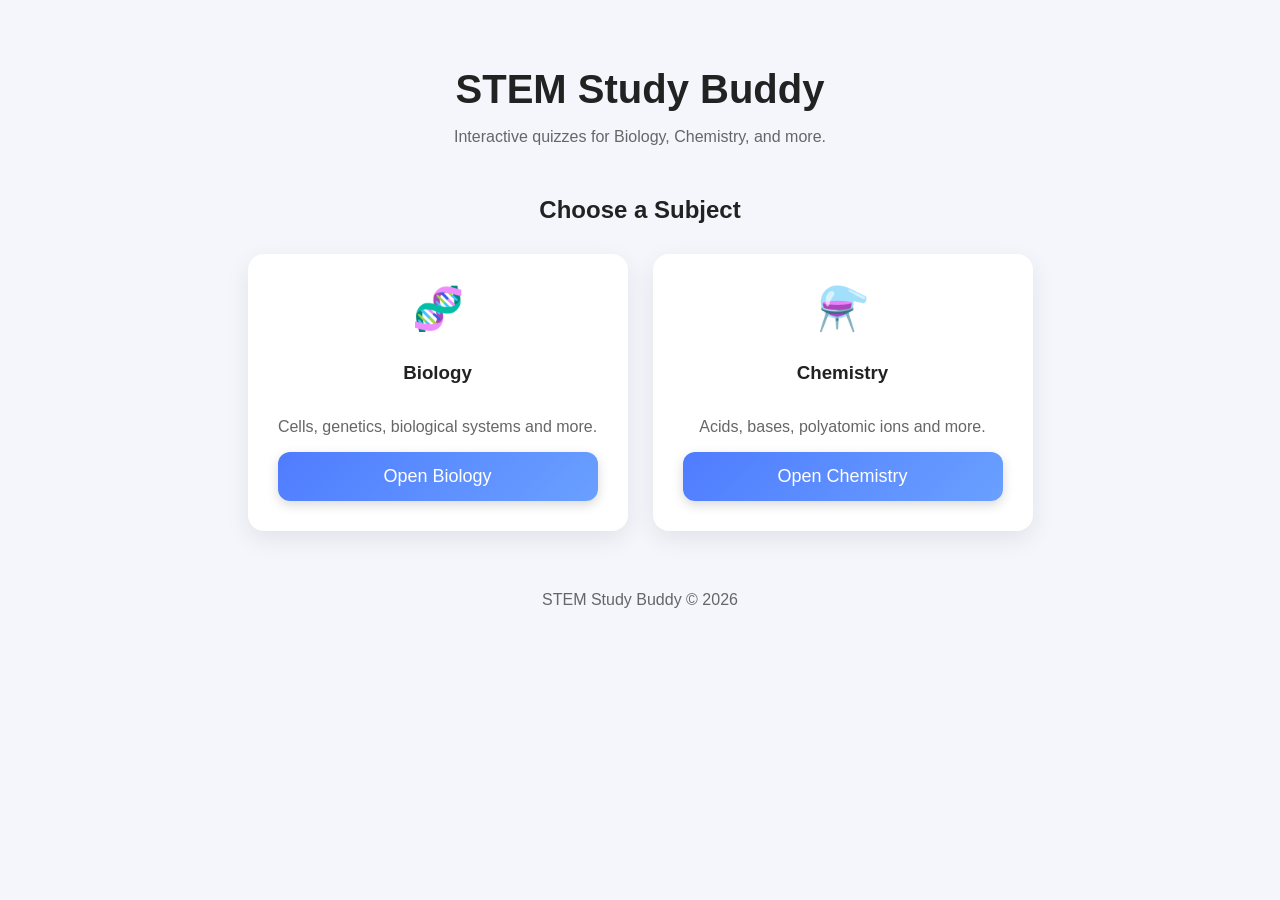
<file: index.html>
<!DOCTYPE html>

<html lang="en">
  <head>
    <meta charset="UTF-8" />

    <meta name="viewport" content="width=device-width, initial-scale=1.0" />

    <title>STEM Study Buddy</title>
    <link rel="icon" href="images/favicons/test_tube.svg" />
    <link rel="stylesheet" href="css/styles.css" />
  </head>

  <body>
    <div class="container">
      <header class="hero">
        <h1>STEM Study Buddy</h1>

        <p>Interactive quizzes for Biology, Chemistry, and more.</p>
      </header>

      <h2>Choose a Subject</h2>

      <div class="subject-grid">
        <!-- BIOLOGY -->

        <div class="subject-card">
          <div class="subject-icon">🧬</div>

          <h3>Biology</h3>

          <p>Cells, genetics, biological systems and more.</p>

          <a href="biology.html">
            <button class="btn btn-full">Open Biology</button>
          </a>
        </div>

        <!-- CHEMISTRY -->

        <div class="subject-card">
          <div class="subject-icon">⚗️</div>

          <h3>Chemistry</h3>

          <p>Acids, bases, polyatomic ions and more.</p>

          <a href="chemistry.html">
            <button class="btn btn-full">Open Chemistry</button>
          </a>
        </div>
      </div>

      <footer>
        <p>STEM Study Buddy © 2026</p>
      </footer>
    </div>
  </body>
</html>
</file>
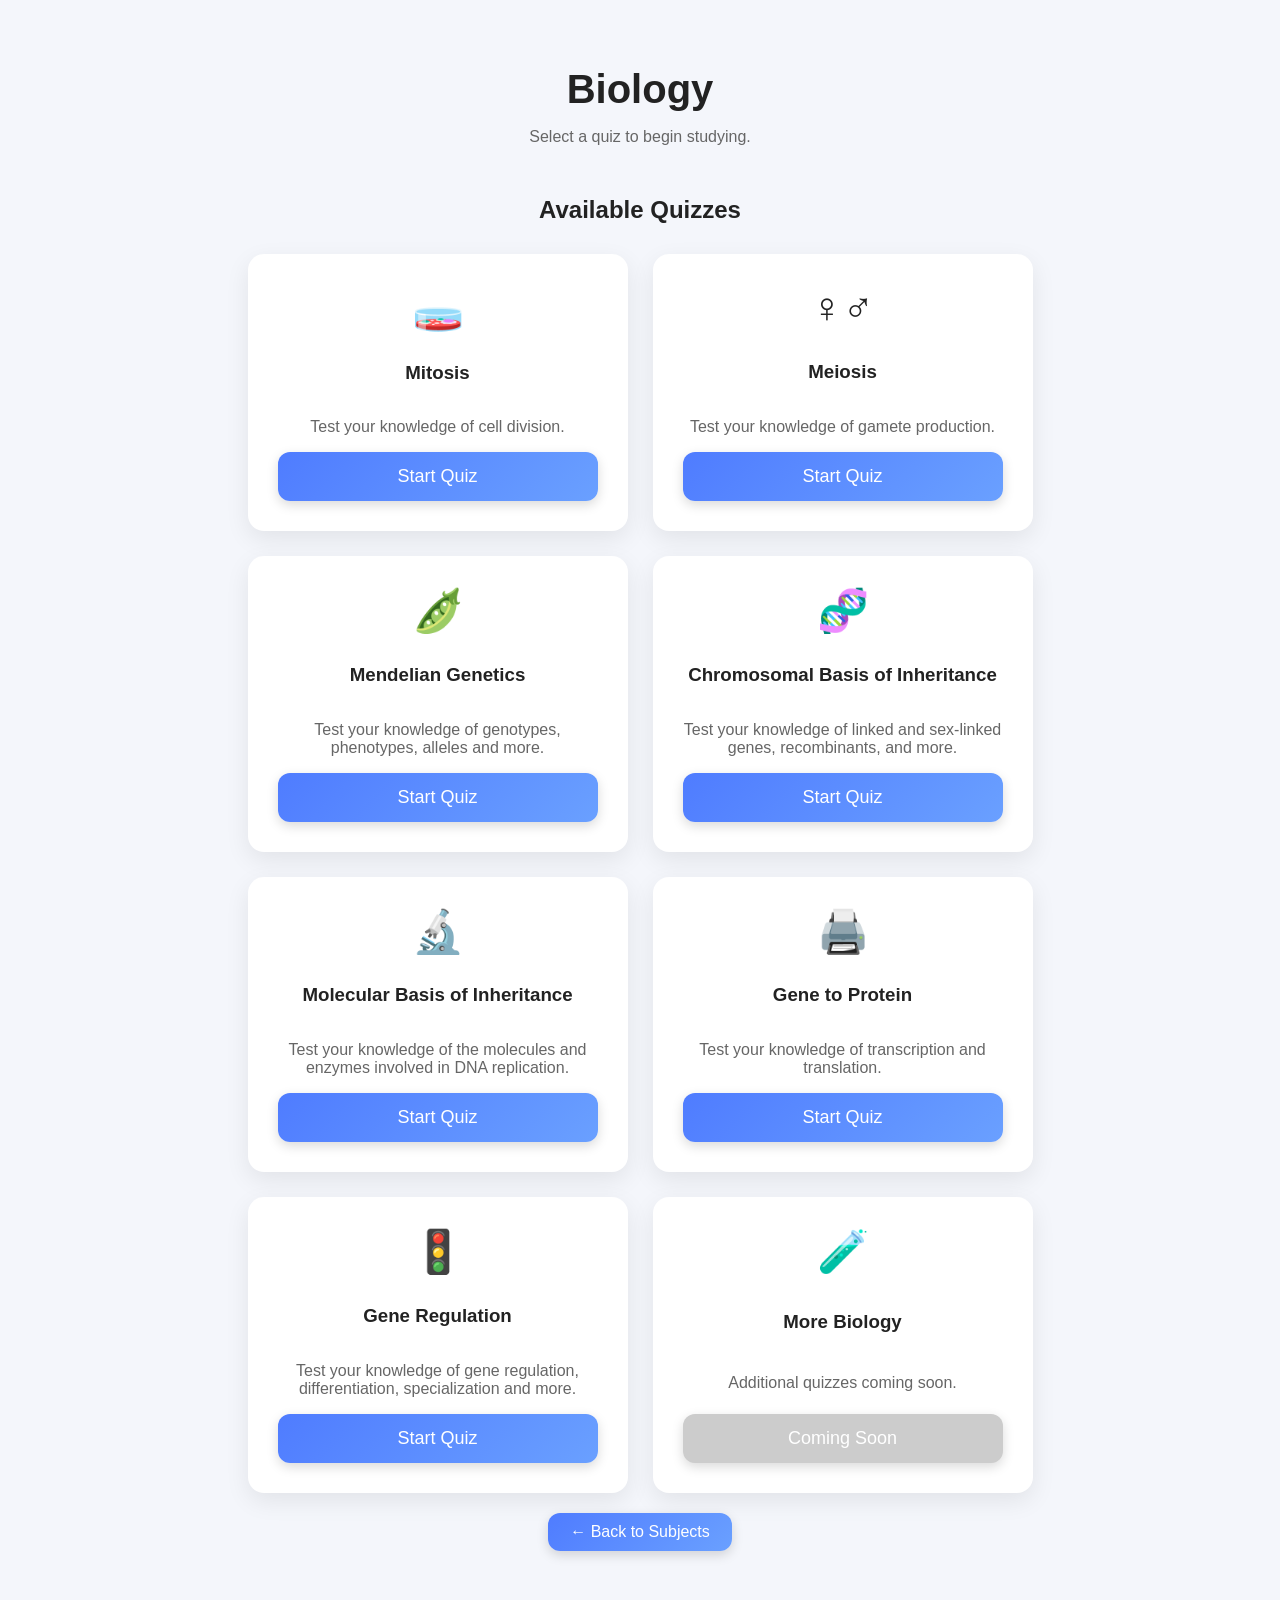
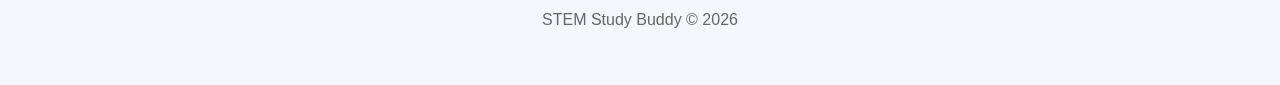
<file: biology.html>
<!DOCTYPE html>

<html lang="en">
  <head>
    <!-- Google tag (gtag.js) -->
    <script
      async
      src="https://www.googletagmanager.com/gtag/js?id=G-T3NE3G0PNN"
    ></script>
    <script>
      window.dataLayer = window.dataLayer || [];
      function gtag() {
        dataLayer.push(arguments);
      }
      gtag("js", new Date());
      gtag("config", "G-T3NE3G0PNN");
    </script>
    <meta charset="UTF-8" />

    <meta name="viewport" content="width=device-width, initial-scale=1.0" />

    <title>Biology | STEM Study Buddy</title>
    <link rel="icon" href="images/favicons/dna.svg" />
    <link rel="stylesheet" href="css/styles.css" />
  </head>

  <body>
    <div class="container">
      <header class="hero">
        <h1>Biology</h1>

        <p>Select a quiz to begin studying.</p>
      </header>

      <h2>Available Quizzes</h2>

      <div class="subject-grid">
        <!-- MITOSIS -->

        <div class="subject-card">
          <div class="subject-icon">🧫</div>

          <h3>Mitosis</h3>

          <p>Test your knowledge of cell division.</p>

          <a href="quiz.html?quiz=biology/mitosis">
            <button class="btn btn-full">Start Quiz</button>
          </a>
        </div>

        <div class="subject-card">
          <div class="subject-icon">♀️♂️</div>

          <h3>Meiosis</h3>

          <p>Test your knowledge of gamete production.</p>

          <a href="quiz.html?quiz=biology/meiosis">
            <button class="btn btn-full">Start Quiz</button>
          </a>
        </div>

        <div class="subject-card">
          <div class="subject-icon">🫛</div>

          <h3>Mendelian Genetics</h3>

          <p>Test your knowledge of genotypes, phenotypes, alleles and more.</p>

          <a href="quiz.html?quiz=biology/genetics">
            <button class="btn btn-full">Start Quiz</button>
          </a>
        </div>

        <div class="subject-card">
          <div class="subject-icon">🧬</div>

          <h3>Chromosomal Basis of Inheritance</h3>

          <p>
            Test your knowledge of linked and sex-linked genes, recombinants,
            and more.
          </p>
          <a href="quiz.html?quiz=biology/chromosomal_basis_of_inheritance">
            <button class="btn btn-full">Start Quiz</button>
          </a>
        </div>

        <div class="subject-card">
          <div class="subject-icon">🔬</div>

          <h3>Molecular Basis of Inheritance</h3>

          <p>
            Test your knowledge of the molecules and enzymes involved in DNA
            replication.
          </p>

          <a href="quiz.html?quiz=biology/molecular_basis_of_inheritance">
            <button class="btn btn-full">Start Quiz</button>
          </a>
        </div>

        <div class="subject-card">
          <div class="subject-icon">🖨️</div>

          <h3>Gene to Protein</h3>

          <p>Test your knowledge of transcription and translation.</p>

          <a href="quiz.html?quiz=biology/gene_expression">
            <button class="btn btn-full">Start Quiz</button>
          </a>
        </div>

        <div class="subject-card">
          <div class="subject-icon">🚦</div>

          <h3>Gene Regulation</h3>

          <p>
            Test your knowledge of gene regulation, differentiation,
            specialization and more.
          </p>

          <a href="quiz.html?quiz=biology/regulation_of_gene_expression">
            <button class="btn btn-full">Start Quiz</button>
          </a>
        </div>
        <!-- FUTURE QUIZ -->

        <div class="subject-card">
          <div class="subject-icon">🧪</div>

          <h3>More Biology</h3>

          <p>Additional quizzes coming soon.</p>

          <button class="btn btn-full btn-disabled">Coming Soon</button>
        </div>
      </div>

      <button class="btn btn-small" onclick="location.href = 'index.html'">
        ← Back to Subjects
      </button>

      <footer>
        <p>STEM Study Buddy © 2026</p>
      </footer>
    </div>
  </body>
</html>
</file>
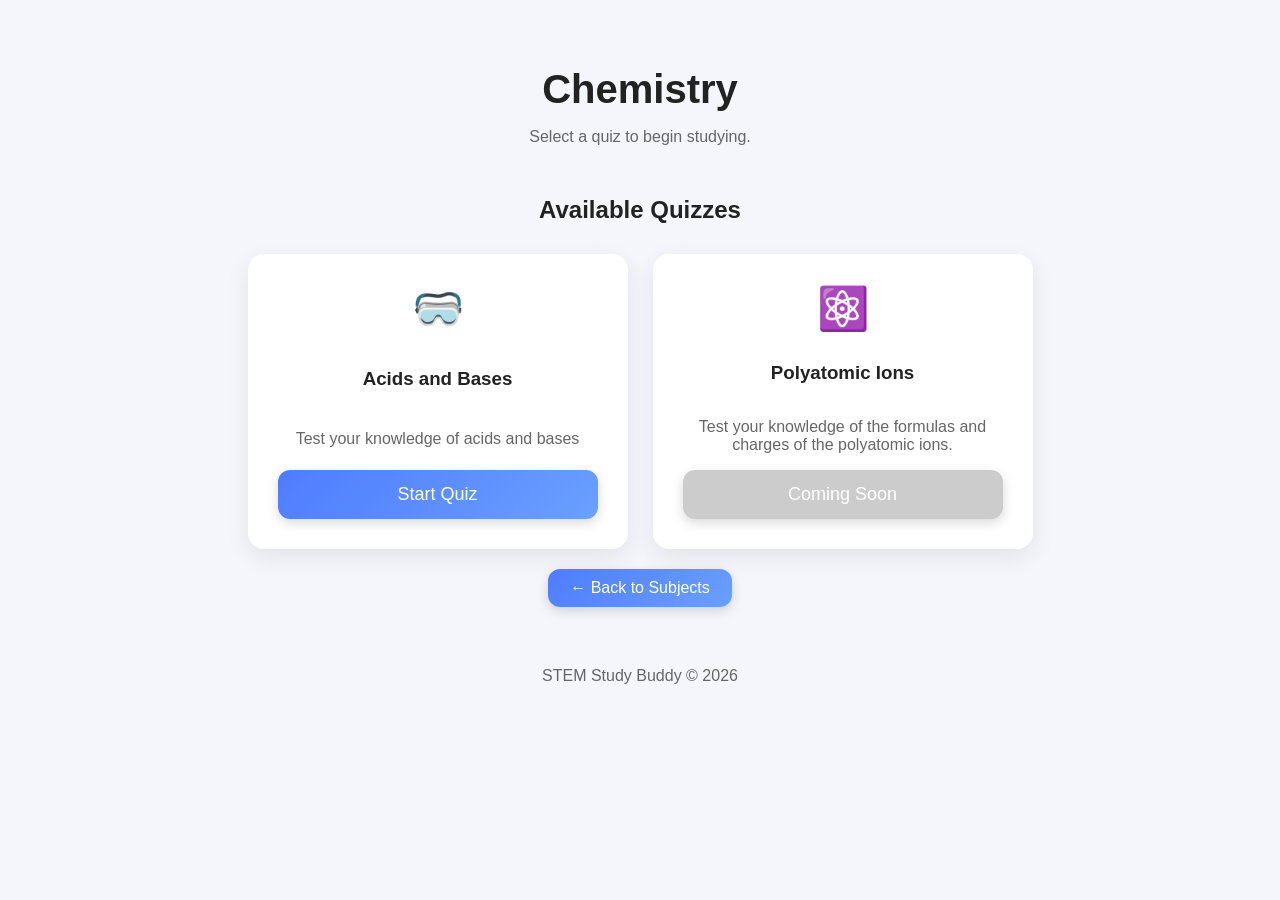
<file: chemistry.html>
<!DOCTYPE html>

<html lang="en">
  <head>
    <meta charset="UTF-8" />

    <meta name="viewport" content="width=device-width, initial-scale=1.0" />

    <title>Chemistry | STEM Study Buddy</title>
    <link rel="icon" href="images/favicons/chemistry.svg" />
    <link rel="stylesheet" href="css/styles.css" />
  </head>

  <body>
    <div class="container">
      <header class="hero">
        <h1>Chemistry</h1>

        <p>Select a quiz to begin studying.</p>
      </header>

      <h2>Available Quizzes</h2>

      <div class="subject-grid">
        <!-- MITOSIS -->

        <div class="subject-card">
          <div class="subject-icon">🥽</div>

          <h3>Acids and Bases</h3>

          <p>Test your knowledge of acids and bases</p>

          <a href="quiz.html?quiz=chemistry/acids_and_bases">
            <button class="btn btn-full">Start Quiz</button>
          </a>
        </div>

        <div class="subject-card">
          <div class="subject-icon">⚛️</div>

          <h3>Polyatomic Ions</h3>

          <p>
            Test your knowledge of the formulas and charges of the polyatomic
            ions.
          </p>

          <a href="quiz.html?quiz=biology/polyatomic_ions">
            <button class="btn btn-full btn-disabled">Coming Soon</button>
          </a>
        </div>
      </div>

      <button class="btn btn-small" onclick="location.href = 'index.html'">
        ← Back to Subjects
      </button>

      <footer>
        <p>STEM Study Buddy © 2026</p>
      </footer>
    </div>
  </body>
</html>
</file>
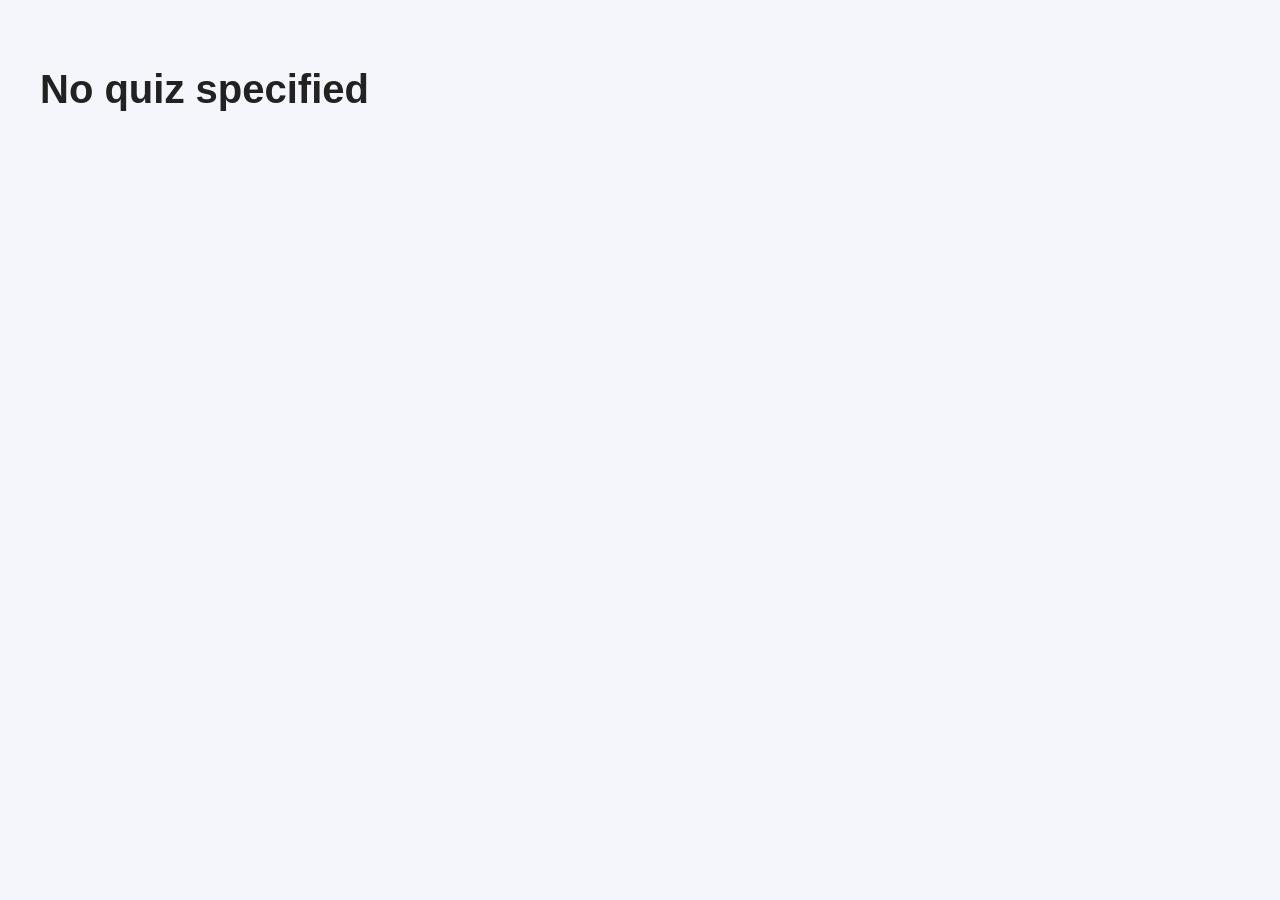
<file: quiz.html>
<!DOCTYPE html>

<html lang="en">
  <head>
    <meta charset="UTF-8" />

    <meta name="viewport" content="width=device-width, initial-scale=1.0" />

    <title id="tabTitle">Quiz</title>

    <link id="favicon" rel="icon" type="image/svg+xml" />

    <link rel="stylesheet" href="css/styles.css" />
  </head>

  <body>
    <div class="container">
      <div id="loading-screen">
        <div class="science-loader">
          <div class="loader-ring"></div>

          <div class="science-emoji">🧪</div>
        </div>

        <p class="loading-text">Preparing quiz...</p>
      </div>
      <h1 id="quizHeader">Quiz</h1>

      <!-- progress -->

      <div class="progress-container">
        <div id="progress-bar"></div>
      </div>

      <div class="instruction-container">
        <div id="instruction-text"></div>
      </div>

      <!-- QUESTION AREA -->

      <div class="question-area">
        <!-- PROMPT -->

        <div id="prompt-container">
          <div id="prompt"></div>
        </div>

        <!-- INTERACTION (drag tile lives here) -->

        <div id="interaction-area">
          <div id="draggable" class="answer" draggable="false"></div>
        </div>
      </div>

      <!-- ANSWERS AREA -->

      <div id="categories" class="categories"></div>

      <!-- FEEDBACK -->

      <div id="feedback"></div>

      <div class="score">
        Score:
        <span id="score">0</span>
        /
        <span id="total">0</span>
      </div>

      <button id="continue-btn" class="btn btn-small" style="display: none">
        Continue
      </button>

      <button id="skip-btn" class="btn btn-small" style="display: none">
        Skip
      </button>

      <!-- FINAL SCREEN -->

      <div id="final-screen" style="display: none">
        <h2>Quiz Complete!</h2>

        <p id="final-score"></p>

        <button id="retry-btn" class="btn">Retry</button>
      </div>

      <footer>
        <a id="mainBack">
          <button class="btn btn-small">Back</button>
        </a>
        <p>STEM Study Buddy</p>
      </footer>
    </div>

    <script src="js/quiz.js" defer></script>
  </body>
</html>
</file>
<file: css/styles.css>
/* =========================
ROOT THEME VARIABLES
Change colors here only
========================= */

:root {
  --primary: #4f7cff;
  --primary-light: #6aa0ff;

  --inactive: #ccccc8;
  --inactive-light: #f5f5f0;

  --bg: #f4f6fb;
  --card-bg: white;

  --text: #222;
  --text-light: #666;

  --border: #cfd7e6;

  --correct: #28c76f;
  --incorrect: #ff4d4f;

  --radius-lg: 16px;
  --radius-md: 12px;
  --radius-sm: 8px;

  --shadow-card: 0 8px 25px rgba(0, 0, 0, 0.08);
  --shadow-hover: 0 15px 35px rgba(0, 0, 0, 0.12);
  --shadow-btn: 0 4px 12px rgba(0, 0, 0, 0.15);

  --transition: 0.25s;
}

/* =========================
BASE LAYOUT
========================= */

body {
  font-family: -apple-system, BlinkMacSystemFont, "Segoe UI", Roboto, sans-serif;

  background: var(--bg);

  margin: 0;

  padding: 40px;

  color: var(--text);
}

.container {
  max-width: 1300px;

  margin: auto;

  padding: 0 20px;

  text-align: center;
}

/* =========================
TYPOGRAPHY
========================= */

h1 {
  font-size: 40px;

  margin-bottom: 10px;
}

h2 {
  margin-top: 40px;
}

p {
  color: var(--text-light);
}

/* =========================
HERO
========================= */

.hero {
  margin-bottom: 50px;
}

/* =========================
SUBJECT GRID
========================= */

.subject-grid {
  display: flex;

  flex-wrap: wrap;

  justify-content: center;

  gap: 25px;

  margin-top: 30px;

  flex-grow: 1;
}

.subject-card {
  background: var(--card-bg);

  padding: 30px;

  border-radius: var(--radius-lg);

  width: 100%;

  max-width: 320px;

  box-shadow: var(--shadow-card);

  transition: var(--transition);

  display: flex;

  flex-direction: column;

  justify-content: space-between;
}

.subject-card:hover {
  transform: translateY(-6px);

  box-shadow: var(--shadow-hover);
}

.subject-icon {
  font-size: 42px;

  margin-bottom: 10px;
}

/* =========================
BUTTON SYSTEM
========================= */

.btn {
  background: linear-gradient(135deg, var(--primary), var(--primary-light));

  color: white;

  border: none;

  padding: 14px 26px;

  font-size: 18px;

  border-radius: var(--radius-md);

  cursor: pointer;

  box-shadow: var(--shadow-btn);

  transition: 0.2s;
}

.btn:hover {
  transform: scale(1.05);
}

.btn:active {
  transform: scale(0.95);
}

.btn-full {
  width: 100%;
}

.btn-small {
  width: auto;

  font-size: 16px;

  padding: 10px 22px;

  margin-top: 20px;
}

.btn-small:disabled {
  background: linear-gradient(135deg, var(--inactive), var(--inactive-light));
  color: rgb(255, 255, 255);
  cursor: not-allowed;
  transform: none;
}

.btn-disabled {
  background: #ccc;

  cursor: not-allowed;

  transform: none;
}

/* =========================
QUIZ AREA
========================= */

.question-area {
  margin: 40px 0;

  display: flex;

  justify-content: center;
}

/* NEW PROMPT CONTAINER */

#prompt-container {
  display: flex;

  justify-content: center;

  margin-bottom: 20px;

  align-items: center;

  justify-content: center;

  background: linear-gradient(135deg, var(--primary), var(--primary-light));

  color: white;

  padding: 24px;

  border-radius: var(--radius-lg);

  cursor: grab;

  min-height: 100px;

  max-width: 600px;

  width: 100%;

  margin: 0;

  box-shadow: var(--shadow-btn);

  transition: 0.2s;

  gap: 10px;
}

#prompt {
  display: flex;

  flex-direction: column;

  align-items: center;

  justify-content: center;

  gap: 12px;

  width: 100%;

  font-size: 20px;

  font-weight: 500;

  text-align: center;

  max-width: 600px;
}

.instruction-container {
  display: flex;

  justify-content: center;
}

#instruction-text {
  font-size: 16px;

  font-weight: 500;

  text-align: center;

  max-width: 600px;
}

.draggable-text {
  font-size: 20px;

  font-weight: 500;

  line-height: 1.4;
}

#interaction-area {
  display: flex;

  justify-content: center;

  min-height: 110px;
}

.answer {
  display: flex;

  flex-direction: column;

  align-items: center;

  justify-content: center;

  background: linear-gradient(135deg, var(--primary), var(--primary-light));

  color: white;

  padding: 24px;

  border-radius: var(--radius-lg);

  cursor: grab;

  min-height: 100px;

  max-width: 600px;

  width: 100%;

  margin: 0;

  box-shadow: var(--shadow-btn);

  transition: 0.2s;

  gap: 10px;
}

.answer.dragging {
  opacity: 0.6;

  transform: scale(1.05);

  cursor: grabbing;
}

.answer.hidden {
  display: none;
}

.answer.static {
  cursor: default;

  background: var(--inactive-light);

  color: var(--text);

  box-shadow: var(--shadow-card);
}

.answer.static:hover {
  transform: none;
}

/* quiz media */

.quiz-image {
  max-width: 220px;

  border-radius: var(--radius-sm);

  background: white;

  padding: 6px;

  box-shadow: var(--shadow-card);
}

.image-instruction {
  font-size: 16px;

  opacity: 0.9;
}

/* =========================
CATEGORY ZONES
========================= */

.categories {
  display: flex;

  flex-wrap: wrap;

  justify-content: center;

  gap: 15px;

  margin-top: 30px;
}

.dropzone {
  padding: 20px;

  text-align: center;

  border: 2px dashed var(--border);

  border-radius: var(--radius-md);

  font-weight: 600;

  background: white;

  transition: 0.2s;

  max-width: 160px;

  min-width: 140px;
}

.dropzone:hover {
  border-color: var(--primary);

  background: #e2e6f3;

  transform: scale(1.03);
}

.dropzone.dragover {
  border-color: var(--primary);

  background: #dfe7ff;

  transform: scale(1.05);

  box-shadow: 0 6px 18px rgba(0, 0, 0, 0.08);
}

.dropzone.correct {
  border-color: var(--correct);

  background: #eafff3;
}

.dropzone.incorrect {
  border-color: var(--incorrect);

  background: #ffecec;
}

/* =========================
PROGRESS
========================= */

.progress-container {
  width: 100%;

  height: 10px;

  background: #e2e6f3;

  border-radius: 10px;

  overflow: hidden;

  margin-bottom: 30px;
}

#progress-bar {
  height: 100%;

  width: 0%;

  background: linear-gradient(135deg, var(--primary), var(--primary-light));

  transition: 0.5s;
}

/* =========================
FEEDBACK
========================= */

#feedback {
  margin-top: 15px;

  font-size: 18px;

  font-weight: 600;

  opacity: 0;

  transition: 0.3s;

  min-height: 24px;
}

#feedback.show {
  opacity: 1;

  transform: scale(1.05);
}

/* =========================
SCORE
========================= */

.score {
  margin-top: 15px;

  font-size: 18px;

  font-weight: 600;
}

/* =========================
FINAL SCREEN
========================= */

#final-screen {
  margin-top: 40px;
}

#final-screen h2 {
  font-size: 28px;
}

#final-screen p {
  font-size: 22px;

  font-weight: 600;
}

/* =========================
FOOTER
========================= */

footer {
  margin-top: 60px;

  color: #777;
}

/* =========================
MOBILE
========================= */

@media (max-width: 600px) {
  body {
    padding: 20px;
  }

  h1 {
    font-size: 30px;
  }

  .answer {
    font-size: 18px;

    padding: 18px;

    min-height: 90px;
  }

  .quiz-image {
    max-width: 180px;
  }

  .btn {
    font-size: 16px;

    padding: 12px;
  }

  .categories {
    gap: 10px;
  }

  .dropzone {
    min-width: 120px;

    padding: 16px;
  }
}

.dropzone.dragover {
  border-color: var(--primary);

  background: linear-gradient(135deg, #e8edff, #dfe7ff);

  transform: scale(1.06);

  box-shadow: 0 10px 22px rgba(79, 124, 255, 0.25);
}

.mc-option {
  display: block;

  width: 100%;

  max-width: 520px;

  margin: 10px auto;

  padding: 18px;

  font-size: 18px;

  background: white;

  border: 2px solid var(--border);

  border-radius: var(--radius-md);

  cursor: pointer;

  transition: 0.2s;

  box-shadow: var(--shadow-card);
}

.mc-option:hover {
  border-color: var(--primary);

  background: #eef2ff;

  transform: scale(1.03);
}

.mc-option.correct {
  border-color: var(--correct);

  background: #eafff3;
}

.mc-option.incorrect {
  border-color: var(--incorrect);

  background: #ffecec;
}

/* =========================
SCIENCE LOADING SCREEN
========================= */

#loading-screen {
  position: fixed;

  top: 0;

  left: 0;

  width: 100%;

  height: 100%;

  background: var(--bg);

  display: flex;

  flex-direction: column;

  align-items: center;

  justify-content: center;

  z-index: 999;

  transition: 0.45s ease;
}

/* fade out */

#loading-screen.hidden {
  opacity: 0;

  pointer-events: none;
}

/* loader container */

.science-loader {
  position: relative;

  width: 90px;

  height: 90px;

  margin-bottom: 25px;

  display: flex;

  align-items: center;

  justify-content: center;
}

/* spinner ring */

.loader-ring {
  position: absolute;

  width: 90px;

  height: 90px;

  border-radius: 50%;

  border: 6px solid #e2e6f3;

  border-top: 6px solid var(--primary);

  border-right: 6px solid var(--primary-light);

  animation: spin 1.4s linear infinite;

  box-shadow: 0 0 18px rgba(79, 124, 255, 0.15),
    inset 0 0 12px rgba(79, 124, 255, 0.08);
}

/* center emoji */

.science-emoji {
  font-size: 40px;

  z-index: 2;

  animation: float 1.8s ease-in-out infinite, glow 2s ease-in-out infinite;
}

/* loading text */

.loading-text {
  font-size: 18px;

  color: var(--text-light);

  font-weight: 500;

  letter-spacing: 0.3px;

  animation: fadePulse 2.2s ease-in-out infinite;
}

/* =========================
ANIMATIONS
========================= */

@keyframes spin {
  to {
    transform: rotate(360deg);
  }
}

/* gentle float */

@keyframes float {
  0% {
    transform: translateY(0px);
  }

  50% {
    transform: translateY(-7px);
  }

  100% {
    transform: translateY(0px);
  }
}

/* glow pulse */

@keyframes glow {
  0% {
    transform: scale(0.95);

    text-shadow: 0 0 0px transparent;
  }

  50% {
    transform: scale(1.12);

    text-shadow: 0 0 22px rgba(79, 124, 255, 0.55),
      0 0 42px rgba(79, 124, 255, 0.25);
  }

  100% {
    transform: scale(0.95);

    text-shadow: 0 0 0px transparent;
  }
}

/* text breathing */

@keyframes fadePulse {
  0% {
    opacity: 0.5;
  }

  50% {
    opacity: 1;
  }

  100% {
    opacity: 0.5;
  }
}
</file>
